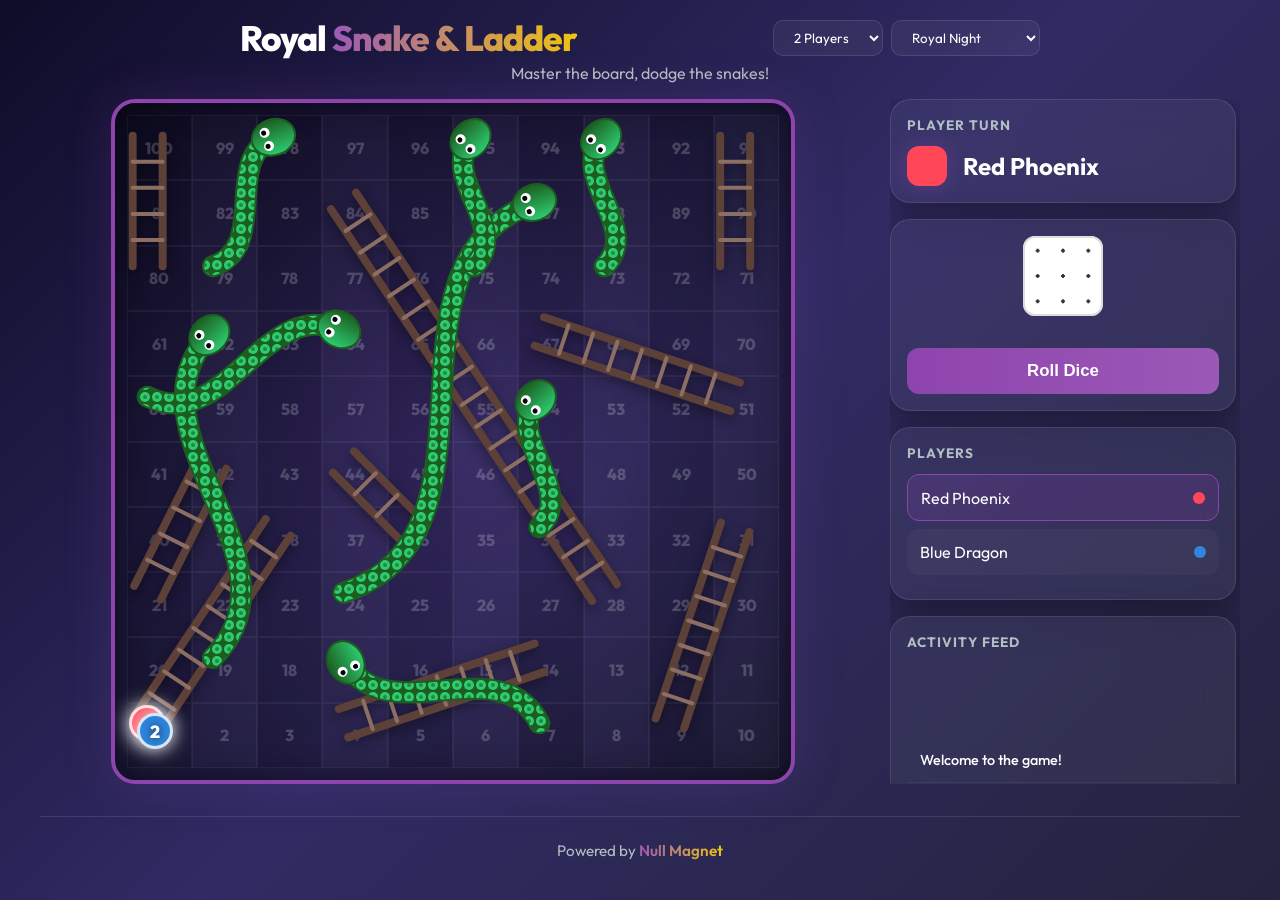
<file: index.html>
<!DOCTYPE html>
<html lang="en">
<head>
    <meta charset="UTF-8">
    <meta name="viewport" content="width=device-width, initial-scale=1.0">
    <title>Royal Snake & Ladder | Premium Edition</title>
    <link rel="stylesheet" href="style.css">
    <link href="https://fonts.googleapis.com/css2?family=Outfit:wght@300;400;600;800&display=swap" rel="stylesheet">
</head>
<body class="theme-royal">
    <div class="app-container">
        <header>
            <div class="header-top">
                <h1>Royal <span>Snake & Ladder</span></h1>
                <div class="header-controls">
                    <select id="players-select">
                        <option value="2">2 Players</option>
                        <option value="3">3 Players</option>
                        <option value="4">4 Players</option>
                    </select>
                    <select id="theme-select">
                        <option value="theme-royal">Royal Night</option>
                        <option value="theme-emerald">Emerald Forest</option>
                        <option value="theme-ocean">Midnight Ocean</option>
                        <option value="theme-sunset">Sunset Gold</option>
                    </select>
                </div>
            </div>
            <p>Master the board, dodge the snakes!</p>
        </header>

        <main>
            <div class="game-layout">
                <!-- Game Board Section -->
                <div class="board-container">
                    <div id="board" class="board">
                        <!-- Cells will be generated by JS -->
                    </div>
                    <svg id="snakes-ladders-svg" class="overlay-svg"></svg>
                    <div id="tokens-container"></div>
                </div>

                <!-- Controls & Info Section -->
                <aside class="game-controls">
                    <div class="status-card glass">
                        <h3>Player Turn</h3>
                        <div id="current-player-info" class="player-info">
                            <div class="player-avatar" id="active-player-avatar"></div>
                            <span id="active-player-name">Waiting...</span>
                        </div>
                    </div>

                    <div class="dice-section glass">
                        <div id="dice" class="dice">
                            <div class="face front"></div>
                            <div class="face back"></div>
                            <div class="face right"></div>
                            <div class="face left"></div>
                            <div class="face top"></div>
                            <div class="face bottom"></div>
                        </div>
                        <button id="roll-btn" class="primary-btn">Roll Dice</button>
                    </div>

                    <div class="players-list glass">
                        <h3>Players</h3>
                        <div id="players-container">
                            <!-- Players list will be populated by JS -->
                        </div>
                    </div>

                    <div class="game-logs glass">
                        <h3>Activity Feed</h3>
                        <div id="logs" class="logs">
                            <div class="log-entry">Welcome to the game!</div>
                        </div>
                    </div>
                </aside>
            </div>
        </main>

        <footer class="app-footer">
            <p>Powered by <span class="brand-name">Null Magnet</span></p>
        </footer>

        <div id="win-modal" class="modal hidden">
            <div class="modal-content glass">
                <h2 id="winner-name">Player 1 Wins!</h2>
                <p>Congratulations on your victory!</p>
                <button id="restart-btn" class="primary-btn">Play Again</button>
            </div>
        </div>
    </div>
    <script src="analytics.js"></script>
    <script src="script.js"></script>
</body>
</html>
</file>
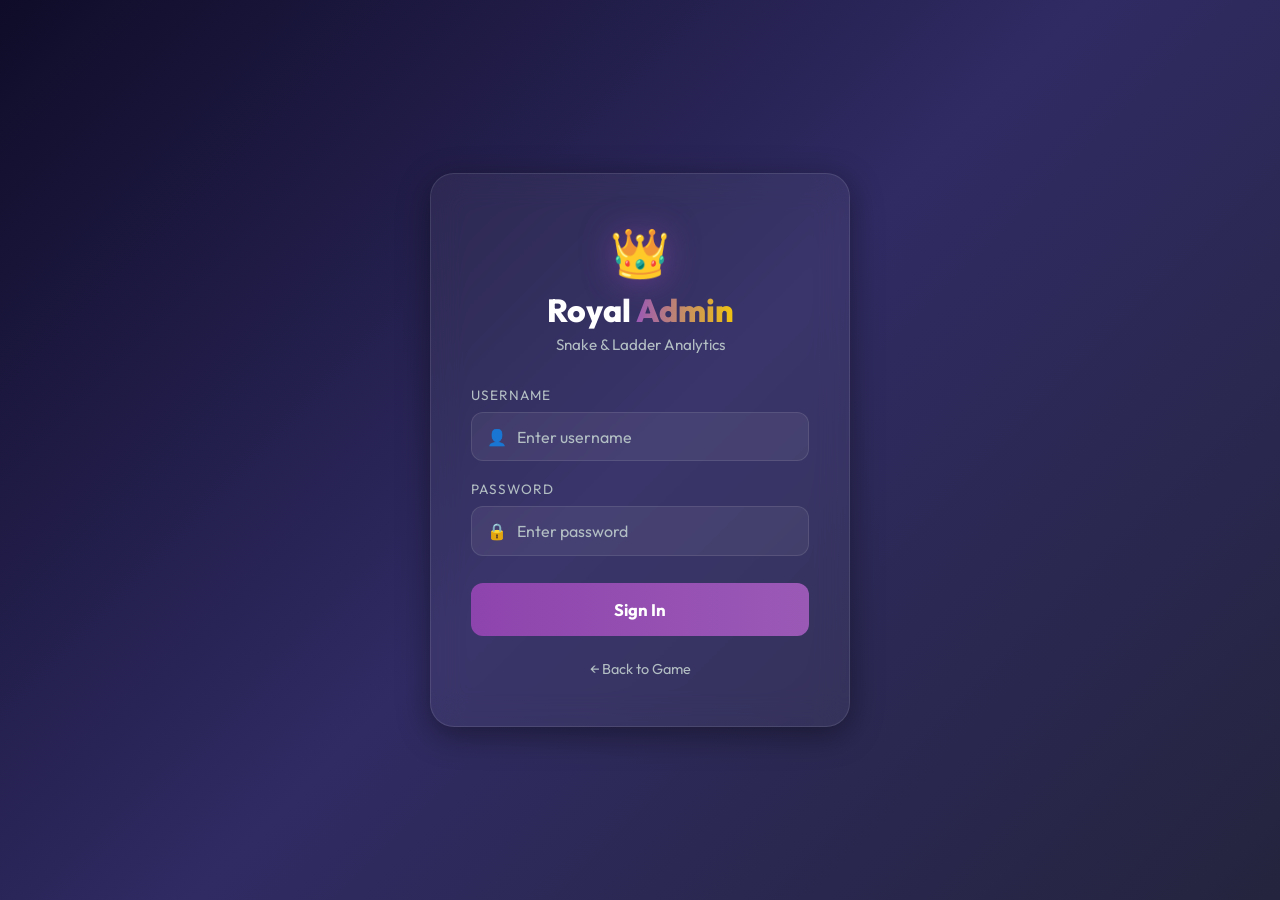
<file: admin-dashboard.html>
<!DOCTYPE html>
<html lang="en">
<head>
    <meta charset="UTF-8">
    <meta name="viewport" content="width=device-width, initial-scale=1.0">
    <title>Dashboard | Royal Snake & Ladder Admin</title>
    <link href="https://fonts.googleapis.com/css2?family=Outfit:wght@300;400;600;800&display=swap" rel="stylesheet">
    <link rel="stylesheet" href="admin.css">
</head>
<body class="dashboard-page">

    <!-- Sidebar -->
    <aside class="sidebar glass">
        <div class="sidebar-logo">
            <span>👑</span>
            <div>
                <div class="sidebar-title">Royal Admin</div>
                <div class="sidebar-sub">Snake &amp; Ladder</div>
            </div>
        </div>
        <nav class="sidebar-nav">
            <a href="#overview"  class="nav-item active" data-section="overview">📊 Overview</a>
            <a href="#engagement" class="nav-item" data-section="engagement">⏱ Engagement</a>
            <a href="#gameplay"  class="nav-item" data-section="gameplay">🎲 Gameplay</a>
            <a href="#sessions"  class="nav-item" data-section="sessions">📋 Sessions</a>
        </nav>
        <div class="sidebar-footer">
            <a href="index.html" class="sidebar-action">🎮 View Game</a>
            <button id="logout-btn" class="sidebar-action danger">🚪 Logout</button>
        </div>
    </aside>

    <!-- Main -->
    <div class="dash-main">

        <!-- Top bar -->
        <header class="dash-header glass">
            <div class="dash-header-left">
                <h2 id="section-title">Overview</h2>
                <span id="last-updated" class="last-updated"></span>
            </div>
            <div class="dash-header-right">
                <button id="refresh-btn" class="icon-btn" title="Refresh">🔄</button>
                <button id="reset-btn"   class="icon-btn danger-btn" title="Reset Analytics">🗑 Reset Data</button>
            </div>
        </header>

        <!-- ── OVERVIEW ── -->
        <section id="section-overview" class="dash-section active">
            <div class="stat-grid">
                <div class="stat-card glass" id="card-views">
                    <div class="stat-icon">👁</div>
                    <div class="stat-body">
                        <div class="stat-value" id="val-views">—</div>
                        <div class="stat-label">Total Page Views</div>
                    </div>
                    <div class="stat-trend" id="trend-views"></div>
                </div>
                <div class="stat-card glass" id="card-sessions">
                    <div class="stat-icon">🔗</div>
                    <div class="stat-body">
                        <div class="stat-value" id="val-sessions">—</div>
                        <div class="stat-label">Total Sessions</div>
                    </div>
                </div>
                <div class="stat-card glass">
                    <div class="stat-icon">⏳</div>
                    <div class="stat-body">
                        <div class="stat-value" id="val-avg-time">—</div>
                        <div class="stat-label">Avg. Session Time</div>
                    </div>
                </div>
                <div class="stat-card glass">
                    <div class="stat-icon">🎮</div>
                    <div class="stat-body">
                        <div class="stat-value" id="val-games">—</div>
                        <div class="stat-label">Games Played</div>
                    </div>
                </div>
                <div class="stat-card glass">
                    <div class="stat-icon">🏆</div>
                    <div class="stat-body">
                        <div class="stat-value" id="val-completed">—</div>
                        <div class="stat-label">Games Completed</div>
                    </div>
                </div>
                <div class="stat-card glass">
                    <div class="stat-icon">📈</div>
                    <div class="stat-body">
                        <div class="stat-value" id="val-completion-rate">—</div>
                        <div class="stat-label">Completion Rate</div>
                    </div>
                </div>
            </div>

            <!-- Daily views chart -->
            <div class="chart-row">
                <div class="chart-card glass">
                    <h3>Daily Page Views <span class="chart-badge">Last 14 Days</span></h3>
                    <div class="bar-chart" id="daily-chart"></div>
                </div>
                <div class="chart-card glass mini">
                    <h3>Player Count Distribution</h3>
                    <div class="donut-wrap">
                        <svg id="donut-svg" viewBox="0 0 120 120"></svg>
                        <div class="donut-legend" id="donut-legend"></div>
                    </div>
                </div>
            </div>
        </section>

        <!-- ── ENGAGEMENT ── -->
        <section id="section-engagement" class="dash-section">
            <div class="stat-grid">
                <div class="stat-card glass">
                    <div class="stat-icon">⏱</div>
                    <div class="stat-body">
                        <div class="stat-value" id="val-total-time">—</div>
                        <div class="stat-label">Total Time Spent</div>
                    </div>
                </div>
                <div class="stat-card glass">
                    <div class="stat-icon">📅</div>
                    <div class="stat-body">
                        <div class="stat-value" id="val-today-views">—</div>
                        <div class="stat-label">Views Today</div>
                    </div>
                </div>
                <div class="stat-card glass">
                    <div class="stat-icon">🎯</div>
                    <div class="stat-body">
                        <div class="stat-value" id="val-bounce">—</div>
                        <div class="stat-label">Avg. Rolls / Game</div>
                    </div>
                </div>
            </div>

            <!-- Session duration histogram -->
            <div class="chart-card glass full-width">
                <h3>Session Duration Distribution <span class="chart-badge">seconds</span></h3>
                <div class="bar-chart horizontal" id="session-hist"></div>
            </div>
        </section>

        <!-- ── GAMEPLAY ── -->
        <section id="section-gameplay" class="dash-section">
            <div class="stat-grid">
                <div class="stat-card glass">
                    <div class="stat-icon">🐍</div>
                    <div class="stat-body">
                        <div class="stat-value" id="val-snakes">—</div>
                        <div class="stat-label">Snake Hits</div>
                    </div>
                </div>
                <div class="stat-card glass">
                    <div class="stat-icon">🪜</div>
                    <div class="stat-body">
                        <div class="stat-value" id="val-ladders">—</div>
                        <div class="stat-label">Ladder Climbs</div>
                    </div>
                </div>
                <div class="stat-card glass">
                    <div class="stat-icon">🎲</div>
                    <div class="stat-body">
                        <div class="stat-value" id="val-total-rolls">—</div>
                        <div class="stat-label">Total Dice Rolls</div>
                    </div>
                </div>
            </div>

            <div class="chart-card glass full-width">
                <h3>Dice Roll Frequency</h3>
                <div class="dice-chart" id="dice-chart"></div>
            </div>
        </section>

        <!-- ── SESSIONS ── -->
        <section id="section-sessions" class="dash-section">
            <div class="chart-card glass full-width">
                <h3>Recent Sessions <span class="chart-badge">Last 50</span></h3>
                <div class="table-wrap">
                    <table class="data-table" id="sessions-table">
                        <thead>
                            <tr>
                                <th>#</th>
                                <th>Date &amp; Time</th>
                                <th>Duration</th>
                                <th>Duration Bar</th>
                            </tr>
                        </thead>
                        <tbody id="sessions-tbody"></tbody>
                    </table>
                </div>
            </div>
        </section>

    </div><!-- /.dash-main -->

    <script>
        // ── Auth guard ──────────────────────────────────────────
        if (sessionStorage.getItem('snl_admin_auth') !== 'true') {
            window.location.href = 'admin.html';
        }

        document.getElementById('logout-btn').addEventListener('click', () => {
            sessionStorage.removeItem('snl_admin_auth');
            window.location.href = 'admin.html';
        });

        // ── Data helpers ────────────────────────────────────────
        const KEY = 'snl_analytics';
        function loadData() {
            try { return JSON.parse(localStorage.getItem(KEY)) || {}; } catch { return {}; }
        }
        function fmtTime(sec) {
            if (!sec || sec < 1) return '0s';
            if (sec < 60) return sec + 's';
            if (sec < 3600) return Math.floor(sec / 60) + 'm ' + (sec % 60) + 's';
            return Math.floor(sec / 3600) + 'h ' + Math.floor((sec % 3600) / 60) + 'm';
        }
        function today() { return new Date().toISOString().slice(0, 10); }

        // ── Navigation ──────────────────────────────────────────
        const sections = ['overview', 'engagement', 'gameplay', 'sessions'];
        document.querySelectorAll('.nav-item').forEach(link => {
            link.addEventListener('click', e => {
                e.preventDefault();
                const sec = link.dataset.section;
                document.querySelectorAll('.nav-item').forEach(l => l.classList.remove('active'));
                document.querySelectorAll('.dash-section').forEach(s => s.classList.remove('active'));
                link.classList.add('active');
                document.getElementById('section-' + sec).classList.add('active');
                document.getElementById('section-title').textContent =
                    link.textContent.replace(/^./, '').trim();
            });
        });

        // ── Render ──────────────────────────────────────────────
        function render() {
            const d = loadData();
            const diceRolls   = d.diceRolls   || {};
            const playerDist  = d.playerCountDist || {};
            const dailyViews  = d.dailyViews  || {};
            const sessions    = d.sessions    || [];
            const totalRolls  = Object.values(diceRolls).reduce((a, b) => a + b, 0);
            const avgTime     = d.totalSessions ? Math.round((d.totalTimeSec || 0) / d.totalSessions) : 0;
            const compRate    = d.totalGamesPlayed ? Math.round(((d.totalGamesCompleted || 0) / d.totalGamesPlayed) * 100) : 0;
            const avgRolls    = (d.totalGamesCompleted || 0) > 0
                                ? Math.round(totalRolls / d.totalGamesCompleted) : 0;

            // Stat cards
            document.getElementById('val-views').textContent       = (d.totalViews || 0).toLocaleString();
            document.getElementById('val-sessions').textContent    = (d.totalSessions || 0).toLocaleString();
            document.getElementById('val-avg-time').textContent    = fmtTime(avgTime);
            document.getElementById('val-games').textContent       = (d.totalGamesPlayed || 0).toLocaleString();
            document.getElementById('val-completed').textContent   = (d.totalGamesCompleted || 0).toLocaleString();
            document.getElementById('val-completion-rate').textContent = compRate + '%';
            document.getElementById('val-total-time').textContent  = fmtTime(d.totalTimeSec || 0);
            document.getElementById('val-today-views').textContent = (dailyViews[today()] || 0).toLocaleString();
            document.getElementById('val-bounce').textContent      = avgRolls || '—';
            document.getElementById('val-snakes').textContent      = (d.snakeHits || 0).toLocaleString();
            document.getElementById('val-ladders').textContent     = (d.ladderHits || 0).toLocaleString();
            document.getElementById('val-total-rolls').textContent = totalRolls.toLocaleString();

            document.getElementById('last-updated').textContent =
                'Updated ' + new Date().toLocaleTimeString();

            renderDailyChart(dailyViews);
            renderDonut(playerDist);
            renderDiceChart(diceRolls, totalRolls);
            renderSessionHist(sessions);
            renderSessionsTable(sessions);
        }

        // Daily bar chart
        function renderDailyChart(dailyViews) {
            const el = document.getElementById('daily-chart');
            el.innerHTML = '';
            const days = 14;
            const dates = [];
            for (let i = days - 1; i >= 0; i--) {
                const d = new Date(); d.setDate(d.getDate() - i);
                dates.push(d.toISOString().slice(0, 10));
            }
            const vals = dates.map(d => dailyViews[d] || 0);
            const max  = Math.max(...vals, 1);
            dates.forEach((date, i) => {
                const pct = (vals[i] / max) * 100;
                const col = document.createElement('div');
                col.className = 'bar-col';
                col.innerHTML = `
                    <div class="bar-tooltip">${vals[i]} view${vals[i] !== 1 ? 's' : ''}<br>${date}</div>
                    <div class="bar" style="height:${Math.max(pct, 2)}%"></div>
                    <div class="bar-label">${date.slice(5)}</div>`;
                el.appendChild(col);
            });
        }

        // Donut chart (player count)
        function renderDonut(dist) {
            const svg    = document.getElementById('donut-svg');
            const legend = document.getElementById('donut-legend');
            svg.innerHTML = ''; legend.innerHTML = '';
            const colors  = ['#8e44ad', '#2ecc71', '#f1c40f'];
            const labels  = ['2 Players', '3 Players', '4 Players'];
            const keys    = ['2', '3', '4'];
            const vals    = keys.map(k => dist[k] || 0);
            const total   = vals.reduce((a, b) => a + b, 0) || 1;
            const cx = 60, cy = 60, r = 45, stroke = 18;
            let offset = 0;
            const circ = 2 * Math.PI * r;
            vals.forEach((v, i) => {
                const pct  = v / total;
                const dash = pct * circ;
                const circle = document.createElementNS('http://www.w3.org/2000/svg', 'circle');
                circle.setAttribute('cx', cx); circle.setAttribute('cy', cy);
                circle.setAttribute('r', r);
                circle.setAttribute('fill', 'none');
                circle.setAttribute('stroke', colors[i]);
                circle.setAttribute('stroke-width', stroke);
                circle.setAttribute('stroke-dasharray', `${dash} ${circ - dash}`);
                circle.setAttribute('stroke-dashoffset', -offset * circ);
                circle.setAttribute('transform', `rotate(-90 ${cx} ${cy})`);
                circle.setAttribute('opacity', '0.9');
                svg.appendChild(circle);
                offset += pct;
                // legend
                const item = document.createElement('div');
                item.className = 'legend-item';
                item.innerHTML = `<span class="legend-dot" style="background:${colors[i]}"></span>${labels[i]}: <b>${v}</b>`;
                legend.appendChild(item);
            });
            // centre text
            const t = document.createElementNS('http://www.w3.org/2000/svg', 'text');
            t.setAttribute('x', cx); t.setAttribute('y', cy + 5);
            t.setAttribute('text-anchor', 'middle'); t.setAttribute('fill', '#fff');
            t.setAttribute('font-size', '13'); t.setAttribute('font-weight', '700');
            t.textContent = total === 1 ? '0' : total;
            svg.appendChild(t);
            const sub = document.createElementNS('http://www.w3.org/2000/svg', 'text');
            sub.setAttribute('x', cx); sub.setAttribute('y', cy + 19);
            sub.setAttribute('text-anchor', 'middle'); sub.setAttribute('fill', '#b2bec3');
            sub.setAttribute('font-size', '9');
            sub.textContent = 'games';
            svg.appendChild(sub);
        }

        // Dice chart
        function renderDiceChart(rolls, total) {
            const el = document.getElementById('dice-chart');
            el.innerHTML = '';
            const faces = ['⚀','⚁','⚂','⚃','⚄','⚅'];
            const max = Math.max(...Object.values(rolls), 1);
            for (let i = 1; i <= 6; i++) {
                const v = rolls[String(i)] || 0;
                const pct = (v / max) * 100;
                const share = total ? ((v / total) * 100).toFixed(1) : 0;
                const col = document.createElement('div');
                col.className = 'dice-col';
                col.innerHTML = `
                    <div class="dice-face">${faces[i - 1]}</div>
                    <div class="dice-bar-wrap">
                        <div class="dice-bar" style="width:${Math.max(pct, 2)}%"></div>
                        <span class="dice-count">${v.toLocaleString()} <small>(${share}%)</small></span>
                    </div>`;
                el.appendChild(col);
            }
        }

        // Session duration histogram (buckets: 0-30s, 30-60s, 1-5m, 5-15m, 15m+)
        function renderSessionHist(sessions) {
            const el = document.getElementById('session-hist');
            el.innerHTML = '';
            const buckets = [
                { label: '0–30s',  fn: s => s.durationSec < 30 },
                { label: '30–60s', fn: s => s.durationSec >= 30 && s.durationSec < 60 },
                { label: '1–5m',   fn: s => s.durationSec >= 60 && s.durationSec < 300 },
                { label: '5–15m',  fn: s => s.durationSec >= 300 && s.durationSec < 900 },
                { label: '15m+',   fn: s => s.durationSec >= 900 },
            ];
            const counts = buckets.map(b => sessions.filter(b.fn).length);
            const max = Math.max(...counts, 1);
            buckets.forEach((b, i) => {
                const pct = (counts[i] / max) * 100;
                const col = document.createElement('div');
                col.className = 'bar-col';
                col.innerHTML = `
                    <div class="bar-tooltip">${counts[i]} session${counts[i] !== 1 ? 's' : ''}</div>
                    <div class="bar" style="height:${Math.max(pct, 2)}%"></div>
                    <div class="bar-label">${b.label}</div>`;
                el.appendChild(col);
            });
        }

        // Sessions table
        function renderSessionsTable(sessions) {
            const tbody = document.getElementById('sessions-tbody');
            tbody.innerHTML = '';
            if (!sessions.length) {
                tbody.innerHTML = '<tr><td colspan="4" style="text-align:center;color:var(--text-dim);padding:2rem">No sessions recorded yet. Play the game first!</td></tr>';
                return;
            }
            const maxDur = Math.max(...sessions.map(s => s.durationSec), 1);
            sessions.forEach((s, i) => {
                const pct = (s.durationSec / maxDur) * 100;
                const tr = document.createElement('tr');
                tr.innerHTML = `
                    <td>${i + 1}</td>
                    <td>${new Date(s.date).toLocaleString()}</td>
                    <td>${fmtTime(s.durationSec)}</td>
                    <td><div class="table-bar"><div style="width:${pct}%"></div></div></td>`;
                tbody.appendChild(tr);
            });
        }

        // ── Controls ────────────────────────────────────────────
        document.getElementById('refresh-btn').addEventListener('click', render);

        document.getElementById('reset-btn').addEventListener('click', () => {
            if (confirm('Reset ALL analytics data? This cannot be undone.')) {
                const def = {
                    totalViews: 0, totalSessions: 0, totalGamesPlayed: 0,
                    totalGamesCompleted: 0, totalTimeSec: 0,
                    diceRolls: {1:0,2:0,3:0,4:0,5:0,6:0},
                    playerCountDist: {2:0,3:0,4:0},
                    snakeHits: 0, ladderHits: 0, sessions: [], dailyViews: {}
                };
                localStorage.setItem('snl_analytics', JSON.stringify(def));
                render();
            }
        });

        // Auto-refresh every 30s
        render();
        setInterval(render, 30000);
    </script>
</body>
</html>
</file>
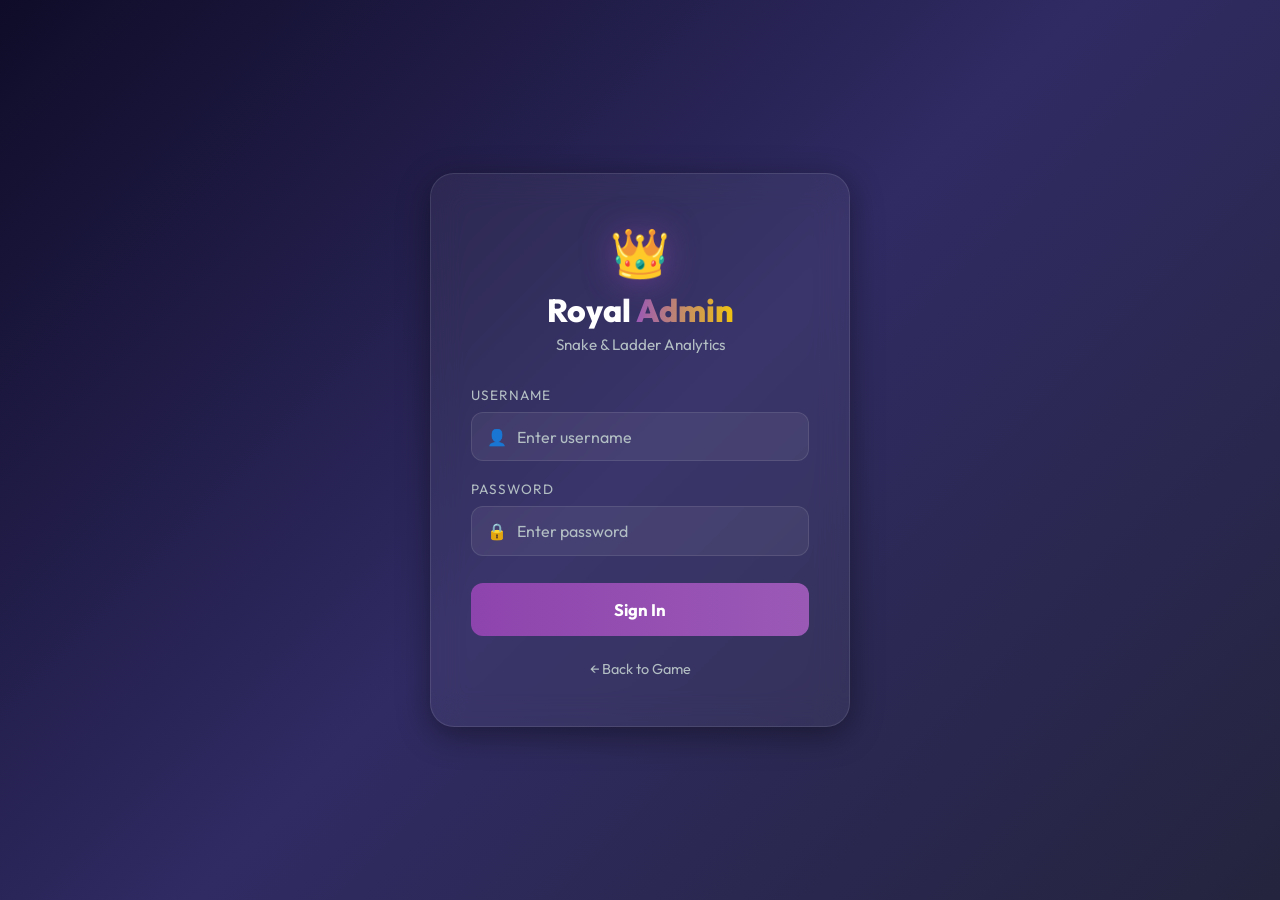
<file: admin.html>
<!DOCTYPE html>
<html lang="en">
<head>
    <meta charset="UTF-8">
    <meta name="viewport" content="width=device-width, initial-scale=1.0">
    <title>Admin Login | Royal Snake & Ladder</title>
    <link href="https://fonts.googleapis.com/css2?family=Outfit:wght@300;400;600;800&display=swap" rel="stylesheet">
    <link rel="stylesheet" href="admin.css">
</head>
<body class="login-page">
    <div class="login-wrapper">
        <div class="login-card glass">
            <div class="login-logo">
                <div class="logo-icon">👑</div>
                <h1>Royal <span>Admin</span></h1>
                <p>Snake & Ladder Analytics</p>
            </div>

            <form id="login-form" novalidate>
                <div class="field-group">
                    <label for="username">Username</label>
                    <div class="input-wrap">
                        <span class="input-icon">👤</span>
                        <input type="text" id="username" placeholder="Enter username" autocomplete="username" />
                    </div>
                </div>
                <div class="field-group">
                    <label for="password">Password</label>
                    <div class="input-wrap">
                        <span class="input-icon">🔒</span>
                        <input type="password" id="password" placeholder="Enter password" autocomplete="current-password" />
                    </div>
                </div>
                <div id="error-msg" class="error-msg hidden">Invalid username or password.</div>
                <button type="submit" class="login-btn">Sign In</button>
            </form>

            <a href="index.html" class="back-link">← Back to Game</a>
        </div>
    </div>

    <script>
        // Redirect if already logged in
        if (sessionStorage.getItem('snl_admin_auth') === 'true') {
            window.location.href = 'admin-dashboard.html';
        }

        const ADMIN_USER = 'admin';
        const ADMIN_PASS = 'snl@2024';

        document.getElementById('login-form').addEventListener('submit', function (e) {
            e.preventDefault();
            const user = document.getElementById('username').value.trim();
            const pass = document.getElementById('password').value;
            const err  = document.getElementById('error-msg');

            if (user === ADMIN_USER && pass === ADMIN_PASS) {
                sessionStorage.setItem('snl_admin_auth', 'true');
                window.location.href = 'admin-dashboard.html';
            } else {
                err.classList.remove('hidden');
                document.getElementById('password').value = '';
            }
        });
    </script>
</body>
</html>
</file>
<file: style.css>
:root {
    --primary: #8e44ad;
    --primary-light: #9b59b6;
    --accent: #f1c40f;
    --bg-dark: #0f0c29;
    --bg-gradient: linear-gradient(135deg, #0f0c29, #302b63, #24243e);
    --glass: rgba(255, 255, 255, 0.05);
    --glass-border: rgba(255, 255, 255, 0.1);
    --text: #ffffff;
    --text-dim: #b2bec3;
    --shadow: 0 8px 32px 0 rgba(0, 0, 0, 0.37);
    --snake-color: #2ecc71;
    --snake-color-dark: #1b5e20;
    --ladder-color: #5D4037;
    --ladder-rung: #8D6E63;
}

.theme-emerald {
    --primary: #27ae60;
    --primary-light: #2ecc71;
    --accent: #f1c40f;
    --bg-dark: #0a1f0a;
    --bg-gradient: linear-gradient(135deg, #0a1f0a, #1b3300, #001a00);
    --snake-color: #f1c40f;
    --snake-color-dark: #964b00;
}

.theme-ocean {
    --primary: #2980b9;
    --primary-light: #3498db;
    --accent: #1abc9c;
    --bg-dark: #001a33;
    --bg-gradient: linear-gradient(135deg, #001a33, #002b4d, #001021);
    --snake-color: #1abc9c;
    --snake-color-dark: #0e6251;
}

.theme-sunset {
    --primary: #e67e22;
    --primary-light: #f39c12;
    --accent: #f1c40f;
    --bg-dark: #2c1a00;
    --bg-gradient: linear-gradient(135deg, #2c1a00, #4d2b00, #211000);
    --snake-color: #c0392b;
    --snake-color-dark: #7b241c;
}

* {
    margin: 0;
    padding: 0;
    box-sizing: border-box;
}

body {
    font-family: 'Outfit', sans-serif;
    background: var(--bg-gradient);
    background-attachment: fixed;
    color: var(--text);
    min-height: 100vh;
    display: flex;
    justify-content: center;
    padding: 1rem;
    transition: background 0.5s ease;
}

@media (min-width: 901px) {
    body {
        height: 100vh;
        height: 100dvh;
        overflow: hidden;
    }
}

.app-container {
    width: 100%;
    max-width: 1200px;
    display: flex;
    flex-direction: column;
    gap: 1rem;
}

@media (min-width: 901px) {
    .app-container {
        height: 100%;
        justify-content: space-between;
    }
    
    main {
        flex: 1 1 0%;
        min-height: 0;
        display: flex;
        flex-direction: column;
    }
}

header {
    text-align: center;
}

.header-top {
    display: flex;
    justify-content: space-between;
    align-items: center;
    max-width: 800px;
    margin: 0 auto;
}

header h1 {
    font-size: 2.2rem;
    font-weight: 800;
    letter-spacing: -1px;
}

header h1 span {
    background: linear-gradient(to right, var(--primary-light), var(--accent));
    -webkit-background-clip: text;
    -webkit-text-fill-color: transparent;
}

header p {
    color: var(--text-dim);
    font-size: 1rem;
    margin-top: 0.2rem;
}

.header-controls {
    display: flex;
    gap: 0.5rem;
}

.header-controls select {
    background: var(--glass);
    border: 1px solid var(--glass-border);
    color: white;
    padding: 0.5rem 1rem;
    border-radius: 10px;
    font-family: inherit;
    cursor: pointer;
    outline: none;
}

.header-controls select option {
    background: #1a1a1a;
}

.game-layout {
    display: grid;
    grid-template-columns: 1fr 350px;
    gap: 1.5rem;
    align-items: start;
}

@media (min-width: 901px) {
    .game-layout {
        flex: 1 1 0%;
        min-height: 0;
        align-items: stretch;
    }
}

/* Board Styling */
.board-container {
    position: relative;
    aspect-ratio: 1 / 1;
    background: radial-gradient(circle at center, rgba(142, 68, 173, 0.1) 0%, rgba(0, 0, 0, 0.4) 100%);
    backdrop-filter: blur(8px);
    border: 4px solid var(--primary);
    border-radius: 24px;
    padding: 12px;
    box-shadow: 
        0 0 50px rgba(142, 68, 173, 0.2),
        inset 0 0 30px rgba(0, 0, 0, 0.5);
    overflow: hidden;
    
    height: 100%;
    max-height: 100%;
    max-width: 100%;
    min-height: 0;
    margin: 0 auto;
}

.board {
    display: grid;
    grid-template-columns: repeat(10, 1fr);
    grid-template-rows: repeat(10, 1fr);
    width: 100%;
    height: 100%;
}

.cell {
    border: 1px solid rgba(255, 255, 255, 0.05);
    display: flex;
    align-items: center;
    justify-content: center;
    font-size: 1rem;
    font-weight: 800;
    color: rgba(255, 255, 255, 0.2);
    position: relative;
    transition: all 0.3s ease;
    background: rgba(255, 255, 255, 0.02);
}

.cell-dark {
    background: rgba(0, 0, 0, 0.1);
}

.cell span {
    z-index: 2;
}

.cell:hover {
    background: rgba(142, 68, 173, 0.1);
    color: rgba(255, 255, 255, 0.6);
}

.cell.active {
    background: rgba(142, 68, 173, 0.2);
    color: var(--text);
    box-shadow: inset 0 0 15px rgba(142, 68, 173, 0.3);
}

/* Overlay for Snakes & Ladders */
.overlay-svg {
    position: absolute;
    top: 0;
    left: 0;
    width: 100%;
    height: 100%;
    pointer-events: none;
    z-index: 5;
    overflow: visible;
}

/* Tokens */
#tokens-container {
    position: absolute;
    top: 0;
    left: 0;
    width: 100%;
    height: 100%;
    pointer-events: none;
    z-index: 10;
}

.token {
    position: absolute;
    width: 36px;
    height: 36px;
    border-radius: 50%;
    box-shadow: 0 0 20px currentColor;
    transition: all 0.6s cubic-bezier(0.175, 0.885, 0.32, 1.275);
    display: flex;
    align-items: center;
    justify-content: center;
    font-weight: 800;
    font-size: 1.1rem;
    color: white;
    text-shadow: 0 0 10px rgba(0,0,0,0.8);
    border: 3px solid rgba(255,255,255,0.8);
    z-index: 20;
}

/* Controls */
.game-controls {
    display: flex;
    flex-direction: column;
    gap: 1rem;
    min-height: 0;
}

@media (min-width: 901px) {
    .game-controls {
        max-height: 100%;
        overflow-y: auto;
        padding-right: 4px;
    }
}

.glass {
    background: var(--glass);
    backdrop-filter: blur(16px);
    border: 1px solid var(--glass-border);
    border-radius: 20px;
    padding: 1rem;
    box-shadow: var(--shadow);
}

.status-card h3, .players-list h3, .game-logs h3 {
    font-size: 0.85rem;
    text-transform: uppercase;
    letter-spacing: 1px;
    color: var(--text-dim);
    margin-bottom: 0.75rem;
}

.player-info {
    display: flex;
    align-items: center;
    gap: 1rem;
}

.player-avatar {
    width: 40px;
    height: 40px;
    border-radius: 12px;
    background: var(--primary);
    box-shadow: 0 0 20px rgba(142, 68, 173, 0.4);
}

#active-player-name {
    font-size: 1.5rem;
    font-weight: 700;
}

/* Dice */
.dice-section {
    display: flex;
    flex-direction: column;
    align-items: center;
    gap: 2rem;
}

.dice {
    position: relative;
    width: 80px;
    height: 80px;
    transform-style: preserve-3d;
    transition: transform 1s cubic-bezier(0.175, 0.885, 0.32, 1.275);
}

.face {
    position: absolute;
    width: 80px;
    height: 80px;
    background: white;
    border: 2px solid #ddd;
    border-radius: 12px;
    display: grid;
    grid-template: repeat(3, 1fr) / repeat(3, 1fr);
    padding: 10px;
}

.face::before {
    content: '';
    position: absolute;
    width: 100%;
    height: 100%;
    top: 0;
    left: 0;
    background-image: radial-gradient(circle at var(--x) var(--y), #333 10%, transparent 11%);
    background-size: 33.33% 33.33%;
}

.front  { transform: rotateY(0deg) translateZ(40px); }
.back   { transform: rotateY(180deg) translateZ(40px); }
.right  { transform: rotateY(90deg) translateZ(40px); }
.left   { transform: rotateY(-90deg) translateZ(40px); }
.top    { transform: rotateX(90deg) translateZ(40px); }
.bottom { transform: rotateX(-90deg) translateZ(40px); }

.front::before { --x: 50%; --y: 50%; } /* 1 */
.back::before { /* 6 */
    background-image: 
        radial-gradient(circle at 25% 20%, #333 15%, transparent 16%),
        radial-gradient(circle at 25% 50%, #333 15%, transparent 16%),
        radial-gradient(circle at 25% 80%, #333 15%, transparent 16%),
        radial-gradient(circle at 75% 20%, #333 15%, transparent 16%),
        radial-gradient(circle at 75% 50%, #333 15%, transparent 16%),
        radial-gradient(circle at 75% 80%, #333 15%, transparent 16%);
    background-size: 100% 100%;
}
.right::before { /* 3 */
    background-image: 
        radial-gradient(circle at 25% 25%, #333 15%, transparent 16%),
        radial-gradient(circle at 50% 50%, #333 15%, transparent 16%),
        radial-gradient(circle at 75% 75%, #333 15%, transparent 16%);
    background-size: 100% 100%;
}
.left::before { /* 4 */
    background-image: 
        radial-gradient(circle at 25% 25%, #333 15%, transparent 16%),
        radial-gradient(circle at 75% 25%, #333 15%, transparent 16%),
        radial-gradient(circle at 25% 75%, #333 15%, transparent 16%),
        radial-gradient(circle at 75% 75%, #333 15%, transparent 16%);
    background-size: 100% 100%;
}
.top::before { /* 5 */
    background-image: 
        radial-gradient(circle at 25% 25%, #333 15%, transparent 16%),
        radial-gradient(circle at 75% 25%, #333 15%, transparent 16%),
        radial-gradient(circle at 50% 50%, #333 15%, transparent 16%),
        radial-gradient(circle at 25% 75%, #333 15%, transparent 16%),
        radial-gradient(circle at 75% 75%, #333 15%, transparent 16%);
    background-size: 100% 100%;
}
.bottom::before { /* 2 */
    background-image: 
        radial-gradient(circle at 25% 25%, #333 15%, transparent 16%),
        radial-gradient(circle at 75% 75%, #333 15%, transparent 16%);
    background-size: 100% 100%;
}

.primary-btn {
    background: linear-gradient(to right, var(--primary), var(--primary-light));
    border: none;
    padding: 0.8rem 1.5rem;
    border-radius: 12px;
    color: white;
    font-weight: 700;
    font-size: 1.05rem;
    cursor: pointer;
    transition: transform 0.2s, box-shadow 0.2s;
    width: 100%;
}

.primary-btn:hover {
    transform: translateY(-2px);
    box-shadow: 0 10px 20px rgba(142, 68, 173, 0.3);
}

.primary-btn:active {
    transform: translateY(0);
}

/* Players List */
.player-list-item {
    display: flex;
    align-items: center;
    justify-content: space-between;
    padding: 0.8rem;
    border-radius: 12px;
    margin-bottom: 0.5rem;
    background: rgba(255, 255, 255, 0.03);
}

.player-list-item.active {
    background: rgba(142, 68, 173, 0.2);
    border: 1px solid var(--primary);
}

.player-marker {
    width: 12px;
    height: 12px;
    border-radius: 50%;
}

/* Game Logs */
.logs {
    height: 120px;
    overflow-y: auto;
    font-size: 0.9rem;
    color: var(--text-dim);
    display: flex;
    flex-direction: column-reverse;
    gap: 0.5rem;
}

.log-entry {
    padding: 0.8rem;
    border-bottom: 1px solid rgba(255, 255, 255, 0.05);
    color: var(--text);
    font-weight: 500;
}

/* Modal */
.modal {
    position: fixed;
    top: 0;
    left: 0;
    width: 100%;
    height: 100%;
    background: rgba(0, 0, 0, 0.8);
    display: flex;
    align-items: center;
    justify-content: center;
    z-index: 100;
    opacity: 1;
    transition: opacity 0.3s;
}

.hidden {
    opacity: 0;
    pointer-events: none;
}

.modal-content {
    text-align: center;
    max-width: 400px;
    width: 90%;
}

.modal-content h2 {
    font-size: 2.5rem;
    margin-bottom: 1rem;
}

/* Animations */
@keyframes shake {
    0% { transform: rotate(0); }
    25% { transform: rotate(5deg); }
    50% { transform: rotate(-5deg); }
    75% { transform: rotate(5deg); }
    100% { transform: rotate(0); }
}

.rolling {
    animation: shake 0.2s infinite;
}

/* Footer styling */
.app-footer {
    text-align: center;
    padding: 1.5rem 0;
    margin-top: 1rem;
    font-size: 0.95rem;
    color: var(--text-dim);
    border-top: 1px solid var(--glass-border);
}

.app-footer .brand-name {
    font-weight: 600;
    background: linear-gradient(to right, var(--primary-light), var(--accent));
    -webkit-background-clip: text;
    -webkit-text-fill-color: transparent;
    transition: filter 0.3s ease;
}

.app-footer .brand-name:hover {
    filter: brightness(1.2);
}

/* Mobile Responsiveness */
@media (max-width: 900px) {
    .game-layout {
        grid-template-columns: 1fr;
    }
    
    .game-controls {
        order: 2;
    }
}
</file>
<file: admin.css>
/* ── Variables ─────────────────────────────────────────────── */
:root {
    --primary:       #8e44ad;
    --primary-light: #9b59b6;
    --accent:        #f1c40f;
    --accent2:       #2ecc71;
    --bg:            linear-gradient(135deg, #0f0c29, #302b63, #24243e);
    --sidebar-w:     240px;
    --glass:         rgba(255,255,255,0.05);
    --glass-border:  rgba(255,255,255,0.1);
    --text:          #ffffff;
    --text-dim:      #b2bec3;
    --shadow:        0 8px 32px rgba(0,0,0,0.4);
    --danger:        #e74c3c;
    --radius:        16px;
}

/* ── Reset ─────────────────────────────────────────────────── */
*, *::before, *::after { margin:0; padding:0; box-sizing:border-box; }

body {
    font-family: 'Outfit', sans-serif;
    background: var(--bg);
    background-attachment: fixed;
    color: var(--text);
    min-height: 100vh;
}

a { text-decoration: none; color: inherit; }

/* ── Glass util ────────────────────────────────────────────── */
.glass {
    background: var(--glass);
    backdrop-filter: blur(16px);
    border: 1px solid var(--glass-border);
    box-shadow: var(--shadow);
}

/* ════════════════════════════════════════════════════════════
   LOGIN PAGE
═══════════════════════════════════════════════════════════ */
.login-page {
    display: flex;
    align-items: center;
    justify-content: center;
    padding: 2rem;
}

.login-wrapper { width: 100%; max-width: 420px; }

.login-card {
    border-radius: 24px;
    padding: 3rem 2.5rem;
    text-align: center;
}

.login-logo { margin-bottom: 2rem; }

.logo-icon {
    font-size: 3rem;
    display: block;
    margin-bottom: 0.5rem;
    filter: drop-shadow(0 0 16px rgba(142,68,173,0.6));
}

.login-logo h1 {
    font-size: 2rem;
    font-weight: 800;
}

.login-logo h1 span {
    background: linear-gradient(to right, var(--primary-light), var(--accent));
    -webkit-background-clip: text;
    -webkit-text-fill-color: transparent;
}

.login-logo p {
    color: var(--text-dim);
    font-size: 0.95rem;
    margin-top: 0.3rem;
}

/* Form */
.field-group {
    text-align: left;
    margin-bottom: 1.2rem;
}

.field-group label {
    display: block;
    font-size: 0.85rem;
    color: var(--text-dim);
    text-transform: uppercase;
    letter-spacing: 1px;
    margin-bottom: 0.5rem;
}

.input-wrap {
    position: relative;
    display: flex;
    align-items: center;
}

.input-icon {
    position: absolute;
    left: 1rem;
    font-size: 1rem;
    pointer-events: none;
}

.input-wrap input {
    width: 100%;
    padding: 0.85rem 1rem 0.85rem 2.8rem;
    background: rgba(255,255,255,0.06);
    border: 1px solid var(--glass-border);
    border-radius: 12px;
    color: var(--text);
    font-family: inherit;
    font-size: 1rem;
    outline: none;
    transition: border-color 0.2s, box-shadow 0.2s;
}

.input-wrap input:focus {
    border-color: var(--primary);
    box-shadow: 0 0 0 3px rgba(142,68,173,0.25);
}

.input-wrap input::placeholder { color: var(--text-dim); }

.error-msg {
    background: rgba(231,76,60,0.15);
    border: 1px solid rgba(231,76,60,0.4);
    border-radius: 10px;
    padding: 0.6rem 1rem;
    font-size: 0.9rem;
    color: #ff6b6b;
    margin-bottom: 1rem;
    text-align: left;
}

.hidden { display: none !important; }

.login-btn {
    width: 100%;
    padding: 1rem;
    background: linear-gradient(to right, var(--primary), var(--primary-light));
    border: none;
    border-radius: 12px;
    color: #fff;
    font-family: inherit;
    font-size: 1.05rem;
    font-weight: 700;
    cursor: pointer;
    transition: transform 0.2s, box-shadow 0.2s;
    margin-top: 0.5rem;
}

.login-btn:hover {
    transform: translateY(-2px);
    box-shadow: 0 10px 24px rgba(142,68,173,0.4);
}

.back-link {
    display: inline-block;
    margin-top: 1.5rem;
    font-size: 0.9rem;
    color: var(--text-dim);
    transition: color 0.2s;
}
.back-link:hover { color: var(--text); }

/* ════════════════════════════════════════════════════════════
   DASHBOARD PAGE
═══════════════════════════════════════════════════════════ */
.dashboard-page {
    display: flex;
    min-height: 100vh;
}

/* ── Sidebar ───────────────────────────────────────────────── */
.sidebar {
    width: var(--sidebar-w);
    min-height: 100vh;
    position: fixed;
    top: 0; left: 0;
    display: flex;
    flex-direction: column;
    border-right: 1px solid var(--glass-border);
    border-radius: 0;
    z-index: 100;
    padding: 1.5rem 1rem;
}

.sidebar-logo {
    display: flex;
    align-items: center;
    gap: 0.75rem;
    padding: 0.5rem 0.5rem 1.5rem;
    border-bottom: 1px solid var(--glass-border);
    margin-bottom: 1rem;
}

.sidebar-logo span { font-size: 2rem; }

.sidebar-title {
    font-size: 1rem;
    font-weight: 800;
    background: linear-gradient(to right, var(--primary-light), var(--accent));
    -webkit-background-clip: text;
    -webkit-text-fill-color: transparent;
}

.sidebar-sub { font-size: 0.75rem; color: var(--text-dim); }

.sidebar-nav {
    display: flex;
    flex-direction: column;
    gap: 0.3rem;
    flex: 1;
}

.nav-item {
    display: flex;
    align-items: center;
    gap: 0.5rem;
    padding: 0.7rem 1rem;
    border-radius: 10px;
    font-size: 0.9rem;
    font-weight: 500;
    color: var(--text-dim);
    transition: background 0.2s, color 0.2s;
    cursor: pointer;
}

.nav-item:hover { background: rgba(255,255,255,0.06); color: var(--text); }
.nav-item.active {
    background: rgba(142,68,173,0.25);
    color: var(--text);
    border: 1px solid rgba(142,68,173,0.4);
}

.sidebar-footer {
    display: flex;
    flex-direction: column;
    gap: 0.5rem;
    padding-top: 1rem;
    border-top: 1px solid var(--glass-border);
}

.sidebar-action {
    padding: 0.65rem 1rem;
    border-radius: 10px;
    font-size: 0.88rem;
    font-weight: 600;
    text-align: center;
    background: rgba(255,255,255,0.06);
    border: 1px solid var(--glass-border);
    color: var(--text);
    cursor: pointer;
    font-family: inherit;
    transition: background 0.2s, transform 0.15s;
}
.sidebar-action:hover { background: rgba(255,255,255,0.1); transform: translateY(-1px); }
.sidebar-action.danger { background: rgba(231,76,60,0.15); border-color: rgba(231,76,60,0.3); color: #ff6b6b; }
.sidebar-action.danger:hover { background: rgba(231,76,60,0.25); }

/* ── Main area ─────────────────────────────────────────────── */
.dash-main {
    margin-left: var(--sidebar-w);
    flex: 1;
    display: flex;
    flex-direction: column;
    padding: 1.5rem;
    gap: 1.5rem;
    min-height: 100vh;
}

.dash-header {
    display: flex;
    align-items: center;
    justify-content: space-between;
    padding: 1rem 1.5rem;
    border-radius: var(--radius);
}

.dash-header-left h2 { font-size: 1.4rem; font-weight: 800; }

.last-updated { font-size: 0.8rem; color: var(--text-dim); display: block; margin-top: 2px; }

.dash-header-right { display: flex; gap: 0.5rem; align-items: center; }

.icon-btn {
    background: rgba(255,255,255,0.07);
    border: 1px solid var(--glass-border);
    border-radius: 10px;
    color: var(--text);
    padding: 0.5rem 0.9rem;
    font-size: 0.88rem;
    font-family: inherit;
    cursor: pointer;
    transition: background 0.2s;
}
.icon-btn:hover { background: rgba(255,255,255,0.12); }
.danger-btn { color: #ff6b6b; border-color: rgba(231,76,60,0.35); }
.danger-btn:hover { background: rgba(231,76,60,0.15); }

/* ── Sections ──────────────────────────────────────────────── */
.dash-section { display: none; flex-direction: column; gap: 1.5rem; }
.dash-section.active { display: flex; }

/* ── Stat cards ────────────────────────────────────────────── */
.stat-grid {
    display: grid;
    grid-template-columns: repeat(auto-fill, minmax(200px, 1fr));
    gap: 1rem;
}

.stat-card {
    border-radius: var(--radius);
    padding: 1.25rem 1.5rem;
    display: flex;
    align-items: center;
    gap: 1rem;
    transition: transform 0.2s;
}
.stat-card:hover { transform: translateY(-3px); }

.stat-icon {
    font-size: 2rem;
    min-width: 2.5rem;
    text-align: center;
    filter: drop-shadow(0 0 8px rgba(142,68,173,0.5));
}

.stat-value {
    font-size: 1.8rem;
    font-weight: 800;
    line-height: 1;
    background: linear-gradient(to right, #fff, var(--text-dim));
    -webkit-background-clip: text;
    -webkit-text-fill-color: transparent;
}

.stat-label { font-size: 0.8rem; color: var(--text-dim); margin-top: 0.3rem; text-transform: uppercase; letter-spacing: 0.5px; }

/* ── Chart cards ───────────────────────────────────────────── */
.chart-row {
    display: grid;
    grid-template-columns: 1fr 280px;
    gap: 1rem;
}

.chart-card {
    border-radius: var(--radius);
    padding: 1.5rem;
}
.chart-card.full-width { width: 100%; }
.chart-card h3 {
    font-size: 1rem;
    font-weight: 700;
    margin-bottom: 1.5rem;
    display: flex;
    align-items: center;
    gap: 0.75rem;
}

.chart-badge {
    font-size: 0.72rem;
    font-weight: 500;
    color: var(--text-dim);
    background: rgba(255,255,255,0.07);
    border: 1px solid var(--glass-border);
    border-radius: 20px;
    padding: 0.2rem 0.6rem;
}

/* ── Bar chart ─────────────────────────────────────────────── */
.bar-chart {
    display: flex;
    align-items: flex-end;
    gap: 4px;
    height: 140px;
    padding-bottom: 1.8rem;
    position: relative;
}

.bar-col {
    flex: 1;
    display: flex;
    flex-direction: column;
    align-items: center;
    justify-content: flex-end;
    height: 100%;
    position: relative;
    cursor: pointer;
}

.bar {
    width: 100%;
    min-width: 6px;
    background: linear-gradient(to top, var(--primary), var(--primary-light));
    border-radius: 4px 4px 0 0;
    transition: opacity 0.2s;
}
.bar-col:hover .bar { opacity: 0.8; }

.bar-label {
    position: absolute;
    bottom: 0;
    font-size: 0.62rem;
    color: var(--text-dim);
    white-space: nowrap;
    transform: rotate(-35deg);
    transform-origin: top center;
}

.bar-tooltip {
    display: none;
    position: absolute;
    top: -2.5rem;
    left: 50%;
    transform: translateX(-50%);
    background: rgba(0,0,0,0.85);
    border: 1px solid var(--glass-border);
    border-radius: 8px;
    padding: 0.3rem 0.6rem;
    font-size: 0.75rem;
    white-space: nowrap;
    z-index: 10;
    pointer-events: none;
    text-align: center;
}
.bar-col:hover .bar-tooltip { display: block; }

/* ── Donut chart ───────────────────────────────────────────── */
.chart-card.mini { display: flex; flex-direction: column; }

.donut-wrap {
    display: flex;
    flex-direction: column;
    align-items: center;
    gap: 1rem;
    flex: 1;
}

#donut-svg { width: 120px; height: 120px; }

.donut-legend { width: 100%; display: flex; flex-direction: column; gap: 0.5rem; }

.legend-item {
    display: flex;
    align-items: center;
    gap: 0.5rem;
    font-size: 0.85rem;
    color: var(--text-dim);
}
.legend-item b { color: var(--text); }

.legend-dot {
    width: 10px;
    height: 10px;
    border-radius: 50%;
    flex-shrink: 0;
}

/* ── Dice chart ────────────────────────────────────────────── */
.dice-chart {
    display: flex;
    flex-direction: column;
    gap: 0.75rem;
}

.dice-col {
    display: flex;
    align-items: center;
    gap: 1rem;
}

.dice-face { font-size: 1.6rem; min-width: 2rem; text-align: center; }

.dice-bar-wrap {
    flex: 1;
    display: flex;
    align-items: center;
    gap: 0.75rem;
    background: rgba(255,255,255,0.04);
    border-radius: 6px;
    padding: 0.4rem 0.6rem;
}

.dice-bar {
    height: 12px;
    background: linear-gradient(to right, var(--accent2), var(--accent));
    border-radius: 6px;
    transition: width 0.6s ease;
    min-width: 4px;
}

.dice-count { font-size: 0.85rem; font-weight: 600; white-space: nowrap; }
.dice-count small { color: var(--text-dim); font-weight: 400; }

/* ── Data table ────────────────────────────────────────────── */
.table-wrap { overflow-x: auto; }

.data-table {
    width: 100%;
    border-collapse: collapse;
    font-size: 0.88rem;
}

.data-table th {
    text-align: left;
    padding: 0.75rem 1rem;
    font-size: 0.75rem;
    text-transform: uppercase;
    letter-spacing: 0.5px;
    color: var(--text-dim);
    border-bottom: 1px solid var(--glass-border);
}

.data-table td {
    padding: 0.7rem 1rem;
    border-bottom: 1px solid rgba(255,255,255,0.04);
    color: var(--text-dim);
}
.data-table td:first-child { color: var(--text); font-weight: 600; }
.data-table tr:hover td { background: rgba(255,255,255,0.03); }

.table-bar {
    height: 8px;
    background: rgba(255,255,255,0.07);
    border-radius: 4px;
    overflow: hidden;
    min-width: 80px;
}
.table-bar div {
    height: 100%;
    background: linear-gradient(to right, var(--primary), var(--accent));
    border-radius: 4px;
    min-width: 4px;
}

/* ── Responsive ────────────────────────────────────────────── */
@media (max-width: 900px) {
    .sidebar { width: 100%; min-height: auto; position: relative; flex-direction: row; flex-wrap: wrap; padding: 1rem; }
    .dash-main { margin-left: 0; }
    .chart-row { grid-template-columns: 1fr; }
}
</file>
